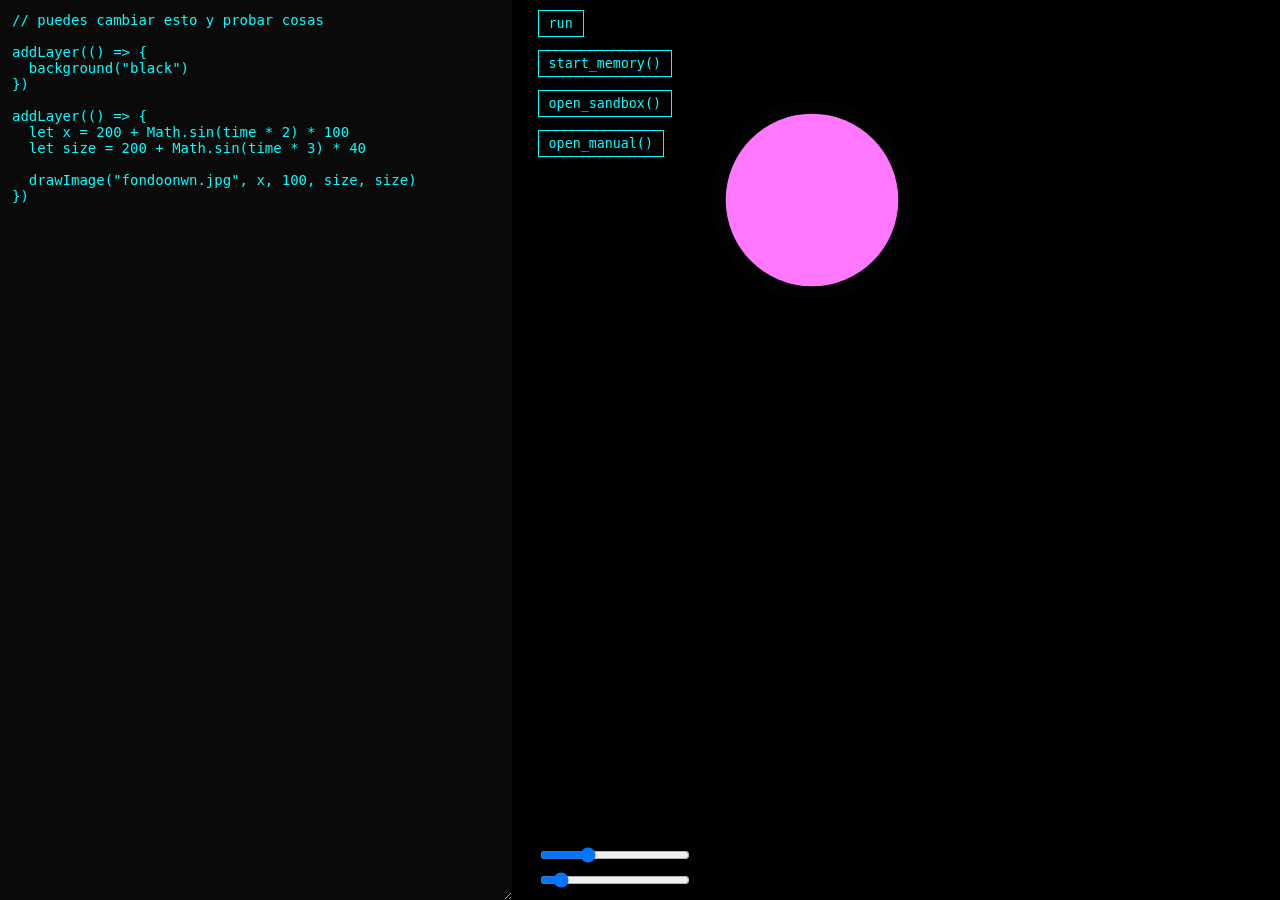
<file: index.html>
<!DOCTYPE html>
<html lang="es">
<head>
  <meta charset="UTF-8">
  <title>dual.live</title>

  <!-- conecto el css -->
  <link rel="stylesheet" href="style.css">
</head>
<body>

<!-- 
este espacio no esta terminado

la idea es que lo podamos construir juntos
y que podamos jugar con esto como si fuese un instrumento
-->

<textarea id="editor">
// puedes cambiar esto y probar cosas

addLayer(() => {
  background("black")
})

addLayer(() => {
  let x = 200 + Math.sin(time * 2) * 100
  let size = 200 + Math.sin(time * 3) * 40

  drawImage("fondoonwn.jpg", x, 100, size, size)
})
</textarea>

<!-- botones -->
<button onclick="initAudio(); runCode()" style="top:10px;">run</button>
<button onclick="startMemory()" style="top:50px;">start_memory()</button>
<button onclick="openSandbox()" style="top:90px;">open_sandbox()</button>
<button onclick="openManual()" style="top:130px;">open_manual()</button>

<!-- canvas -->
<canvas id="canvas"></canvas>

<!-- 🎛️ controles en vivo -->
<div id="controls">
  <input type="range" id="slider1" min="0" max="100" value="30">
  <input type="range" id="slider2" min="0" max="100" value="10">
</div>

<!-- 🌐 manual interactivo -->
<div id="manual" style="display:none;" onclick="closeManual()">
  <div id="manualContent" onclick="event.stopPropagation()">


    <button onclick="closeManual()">[ cerrar ]</button>

<pre>
~o( =∩ω∩= )m

bienvenido a este pequeño sistema

este espacio no esta terminado
la idea es que lo podamos construir juntos

---------------------------------------

( •̀ ω •́ )y como usarlo

▶ presiona "run" para ejecutar codigo

---------------------------------------

(　o=^•ェ•)o visuales

<button onclick="exampleCircle()">[ probar circulo ]</button>

todo ocurre en capas:

addLayer(() => {
  background("black")
})

addLayer(() => {
  circle(300, 200, 50)
})

---------------------------------------

( *^-^)ρ imagenes

drawImage("fondoonwn.jpg", x, y, w, h)

---------------------------------------

o(≧∀≦)o glitch

glitchImage("fondoonwn.jpg", x, y, w, h, intensidad)

---------------------------------------

(p≧w≦q) tiempo

puedes usar "time" para animar cosas

---------------------------------------

puedes romper todo

de hecho deberias

---------------------------------------

si estas leyendo esto..

holii,,, si llegaste hasta aca, me hace mui feliz >.<

esto lo hice pensando en ti
</pre>

  </div>
</div>

<!-- javascript -->
<script src="main.js"></script>

</body>
</html>
</file>
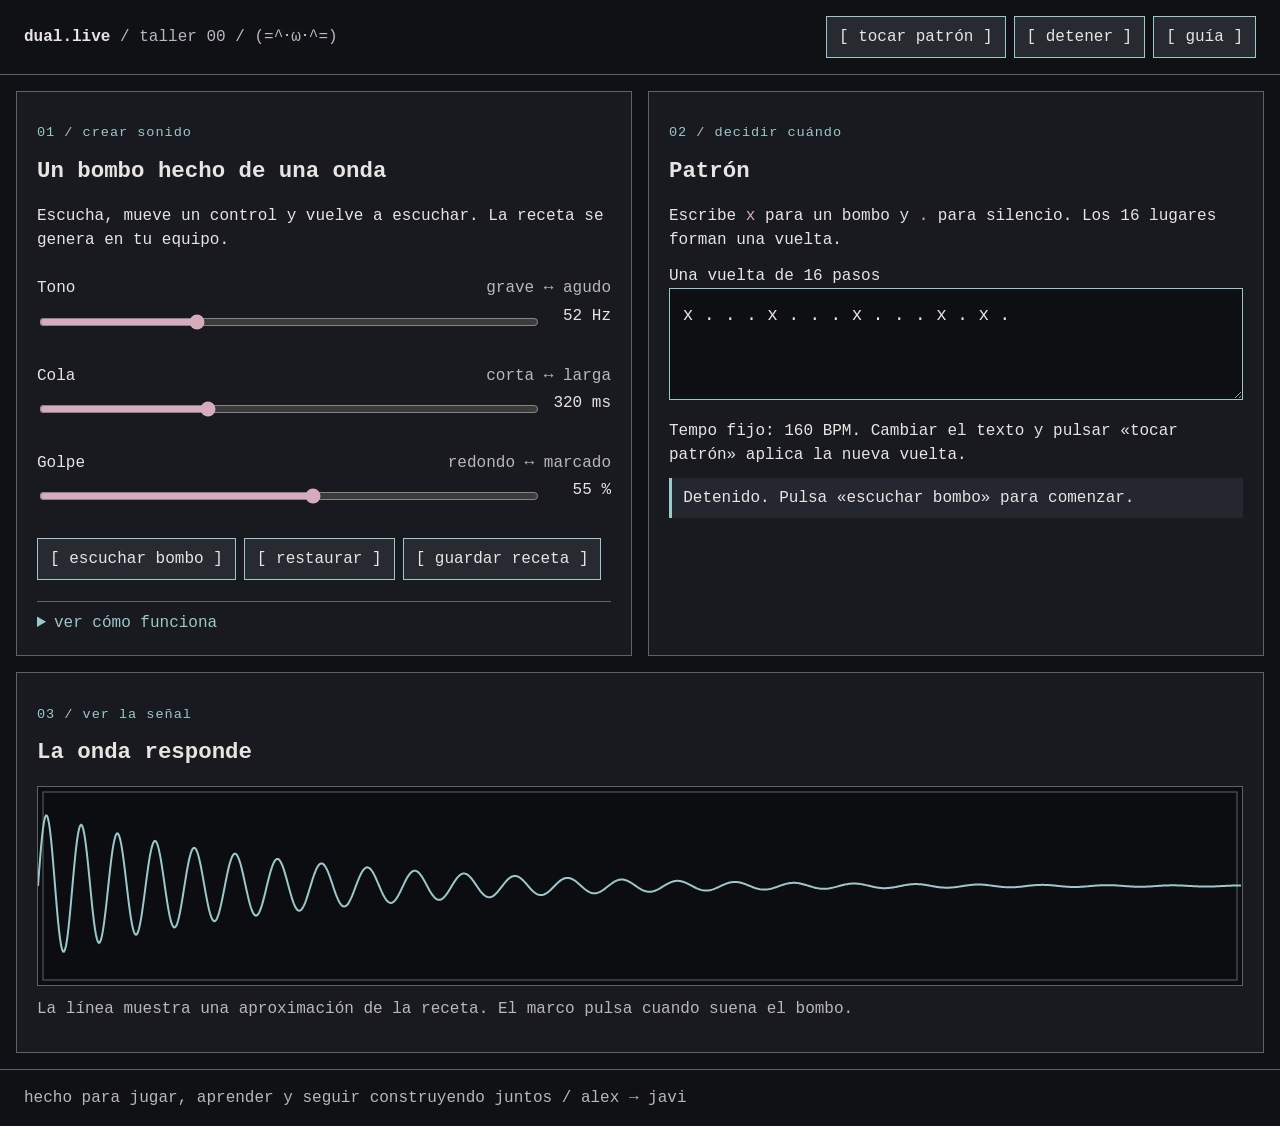
<file: experiments/terminal/index.html>
<!doctype html>
<html lang="es">
<head>
  <meta charset="utf-8">
  <meta name="viewport" content="width=device-width, initial-scale=1">
  <title>dual.live / taller 00</title>
  <link rel="stylesheet" href="style.css">
  <script src="app.js" defer></script>
</head>
<body>
  <header>
    <div><strong>dual.live</strong> <span class="muted">/ taller 00 / (=^･ω･^=)</span></div>
    <div class="actions"><button id="play" type="button">[ tocar patrón ]</button><button id="stop" type="button">[ detener ]</button><button id="guide-toggle" type="button" aria-expanded="false">[ guía ]</button></div>
  </header>
  <main>
    <section class="instrument" aria-labelledby="sound-title">
      <p class="eyebrow">01 / crear sonido</p>
      <h1 id="sound-title">Un bombo hecho de una onda</h1>
      <p>Escucha, mueve un control y vuelve a escuchar. La receta se genera en tu equipo.</p>
      <div class="control"><label for="tone">Tono <span>grave ↔ agudo</span></label><input id="tone" type="range" min="35" max="90" value="52"><output id="tone-value" for="tone"></output></div>
      <div class="control"><label for="tail">Cola <span>corta ↔ larga</span></label><input id="tail" type="range" min="80" max="800" value="320"><output id="tail-value" for="tail"></output></div>
      <div class="control"><label for="punch">Golpe <span>redondo ↔ marcado</span></label><input id="punch" type="range" min="0" max="100" value="55"><output id="punch-value" for="punch"></output></div>
      <div class="actions"><button id="audition" type="button">[ escuchar bombo ]</button><button id="reset" type="button">[ restaurar ]</button><button id="save" type="button">[ guardar receta ]</button></div>
      <details><summary>ver cómo funciona</summary><p>Una onda senoidal empieza más aguda y baja rápidamente. Su volumen crece al inicio y luego se apaga. El patrón decide cuándo repetir ese sonido.</p><dl><dt>Frecuencia final</dt><dd id="detail-tone"></dd><dt>Duración</dt><dd id="detail-tail"></dd><dt>Caída de frecuencia</dt><dd id="detail-punch"></dd></dl></details>
    </section>
    <section class="pattern" aria-labelledby="pattern-title">
      <p class="eyebrow">02 / decidir cuándo</p>
      <h2 id="pattern-title">Patrón</h2>
      <p>Escribe <code>x</code> para un bombo y <code>.</code> para silencio. Los 16 lugares forman una vuelta.</p>
      <label for="pattern">Una vuelta de 16 pasos</label>
      <textarea id="pattern" spellcheck="false" rows="3">x . . . x . . . x . . . x . x .</textarea>
      <p>Tempo fijo: 160 BPM. Cambiar el texto y pulsar «tocar patrón» aplica la nueva vuelta.</p>
      <p id="status" class="status" role="status" aria-live="polite">Detenido. Pulsa «escuchar bombo» para comenzar.</p>
    </section>
    <section class="visual" aria-labelledby="visual-title">
      <p class="eyebrow">03 / ver la señal</p>
      <h2 id="visual-title">La onda responde</h2>
      <canvas id="scope" aria-label="Representación visual aproximada del bombo; el sonido también puede explorarse con los controles" role="img"></canvas>
      <p class="muted">La línea muestra una aproximación de la receta. El marco pulsa cuando suena el bombo.</p>
    </section>
    <aside id="guide" hidden aria-labelledby="guide-title"><h2 id="guide-title">Guía pequeña</h2><p>1. Pulsa «escuchar bombo».</p><p>2. Mueve «cola» y escucha de nuevo. ¿Se apaga antes o después?</p><p>3. En el patrón, cambia un <code>.</code> por <code>x</code> y pulsa «tocar patrón».</p><p><strong>Onda:</strong> forma que se repite y produce un tono. <strong>Hz:</strong> cuántas veces se repite por segundo. <strong>Envolvente:</strong> cómo cambia un sonido mientras dura.</p><p>Más adelante podremos agregar otras ondas, ruido, filtros y sonidos propios. ( •̀ ω •́ )y</p></aside>
  </main>
  <footer>hecho para jugar, aprender y seguir construyendo juntos / alex → javi</footer>
</body>
</html>
</file>
<file: style.css>
/* ----------------------------- */
/* colores base (paleta) */
/* ----------------------------- */
:root {
  --cyan: #00ffff;
  --pink: #ff77ff;
  --purple: #a855f7;
  --blue: #60a5fa;
}

/* ----------------------------- */
/* layout general */
/* ----------------------------- */
body {
  margin: 0;
  background: black;
  display: flex;
  height: 100vh;
  overflow: hidden;
}

/* ----------------------------- */
/* editor (donde escribes codigo) */
/* ----------------------------- */
#editor {
  width: 40%;
  background: #0a0a0a;
  color: var(--cyan); /* color del texto */
  border: none;
  padding: 12px;
  font-family: monospace;
  font-size: 14px;
  outline: none;

  /* cursor bonito */
  caret-color: var(--pink);
}

/* ----------------------------- */
/* canvas (visuales) */
/* ----------------------------- */
#canvas {
  width: 60%;
  height: 100%;
  display: block;
}

/* ----------------------------- */
/* botones principales (los de run, etc) */
/* ----------------------------- */
body > button {
  position: absolute;
  left: 42%;
  background: black;
  color: var(--cyan);
  border: 1px solid var(--cyan);
  padding: 5px 10px;
  font-family: monospace;
  cursor: pointer;
}

/* hover bonito */
body > button:hover {
  background: var(--cyan);
  color: black;
}

/* ----------------------------- */
/* manual overlay (pantalla completa) */
/* ----------------------------- */
#manual {
  position: fixed;
  top: 0;
  left: 0;
  width: 100%;
  height: 100%;
  background: rgba(0,0,0,0.9);
  display: flex;
  justify-content: center;
  align-items: center;
  z-index: 10;
}

/* ----------------------------- */
/* contenido del manual */
/* ----------------------------- */
#manualContent {
  background: #0a0a0a;
  color: var(--pink);
  border: 1px solid var(--purple);
  padding: 20px;
  max-width: 600px;
  max-height: 80%;
  overflow-y: auto;
  font-family: monospace;
  white-space: pre-wrap;
}

/* ----------------------------- */
/* botones dentro del manual */
/* ----------------------------- */
#manual button {
  position: static;
  margin-top: 10px;
  background: black;
  color: var(--pink);
  border: 1px solid var(--purple);
  cursor: pointer;
}

/* hover dentro del manual */
#manual button:hover {
  background: var(--purple);
  color: black;
}

/* controles */
#controls {
  position: absolute;
  bottom: 10px;
  left: 42%;
  display: flex;
  flex-direction: column;
  gap: 5px;
}

#controls input {
  width: 150px;
}
</file>
<file: experiments/terminal/style.css>
:root{color-scheme:dark;font:16px/1.5 ui-monospace,SFMono-Regular,Consolas,monospace;background:#101114;color:#e8e4e1}*{box-sizing:border-box}body{margin:0}header,footer{padding:1rem 1.5rem;border-bottom:1px solid #5e626b}header{display:flex;justify-content:space-between;gap:1rem;align-items:center;flex-wrap:wrap}footer{border-top:1px solid #5e626b;border-bottom:0;color:#b8b6bd}.muted{color:#b9b6c0}.actions{display:flex;gap:.5rem;flex-wrap:wrap}button{font:inherit;color:#e8e4e1;background:#272a31;border:1px solid #9bc8ca;padding:.5rem .75rem;cursor:pointer}button:hover,button:focus-visible{background:#314349;outline:2px solid #d6acbd;outline-offset:2px}button:disabled{opacity:.55;cursor:default}main{display:grid;grid-template-columns:minmax(18rem,1fr) minmax(18rem,1fr);gap:1rem;max-width:1300px;margin:auto;padding:1rem}section,aside{border:1px solid #5e626b;background:#181a20;padding:1.25rem;min-width:0}aside{grid-column:1/-1}h1,h2{font-size:1.4rem;margin:.2rem 0 1rem}p{margin:.7rem 0}.eyebrow{color:#9bc8ca;letter-spacing:.07em;font-size:.85rem}.control{display:grid;grid-template-columns:1fr auto;gap:.2rem 1rem;margin:1.5rem 0}.control label{grid-column:1/-1;display:flex;justify-content:space-between;gap:1rem}.control label span{color:#b9b6c0}input[type=range]{width:100%;accent-color:#d6acbd;min-height:2rem}output{min-width:6ch;text-align:right}textarea{width:100%;resize:vertical;background:#0e0f12;color:#e8e4e1;border:1px solid #9bc8ca;font:1.1rem/1.6 ui-monospace,monospace;padding:.8rem}details{margin-top:1.3rem;border-top:1px solid #5e626b;padding-top:.6rem}summary{cursor:pointer;color:#9bc8ca}dl{display:grid;grid-template-columns:1fr auto;gap:.3rem}dd{margin:0;color:#d6acbd}.status{border-left:3px solid #9bc8ca;padding:.5rem .7rem;background:#24272f}canvas{display:block;width:100%;height:200px;border:1px solid #5e626b;background:#0c0d11}.visual{grid-column:1/-1}code{color:#d6acbd}@media(max-width:730px){main{grid-template-columns:1fr}.visual,aside{grid-column:1}header{padding:1rem}section,aside{padding:1rem}}@media(prefers-reduced-motion:reduce){*{scroll-behavior:auto!important}}
</file>
